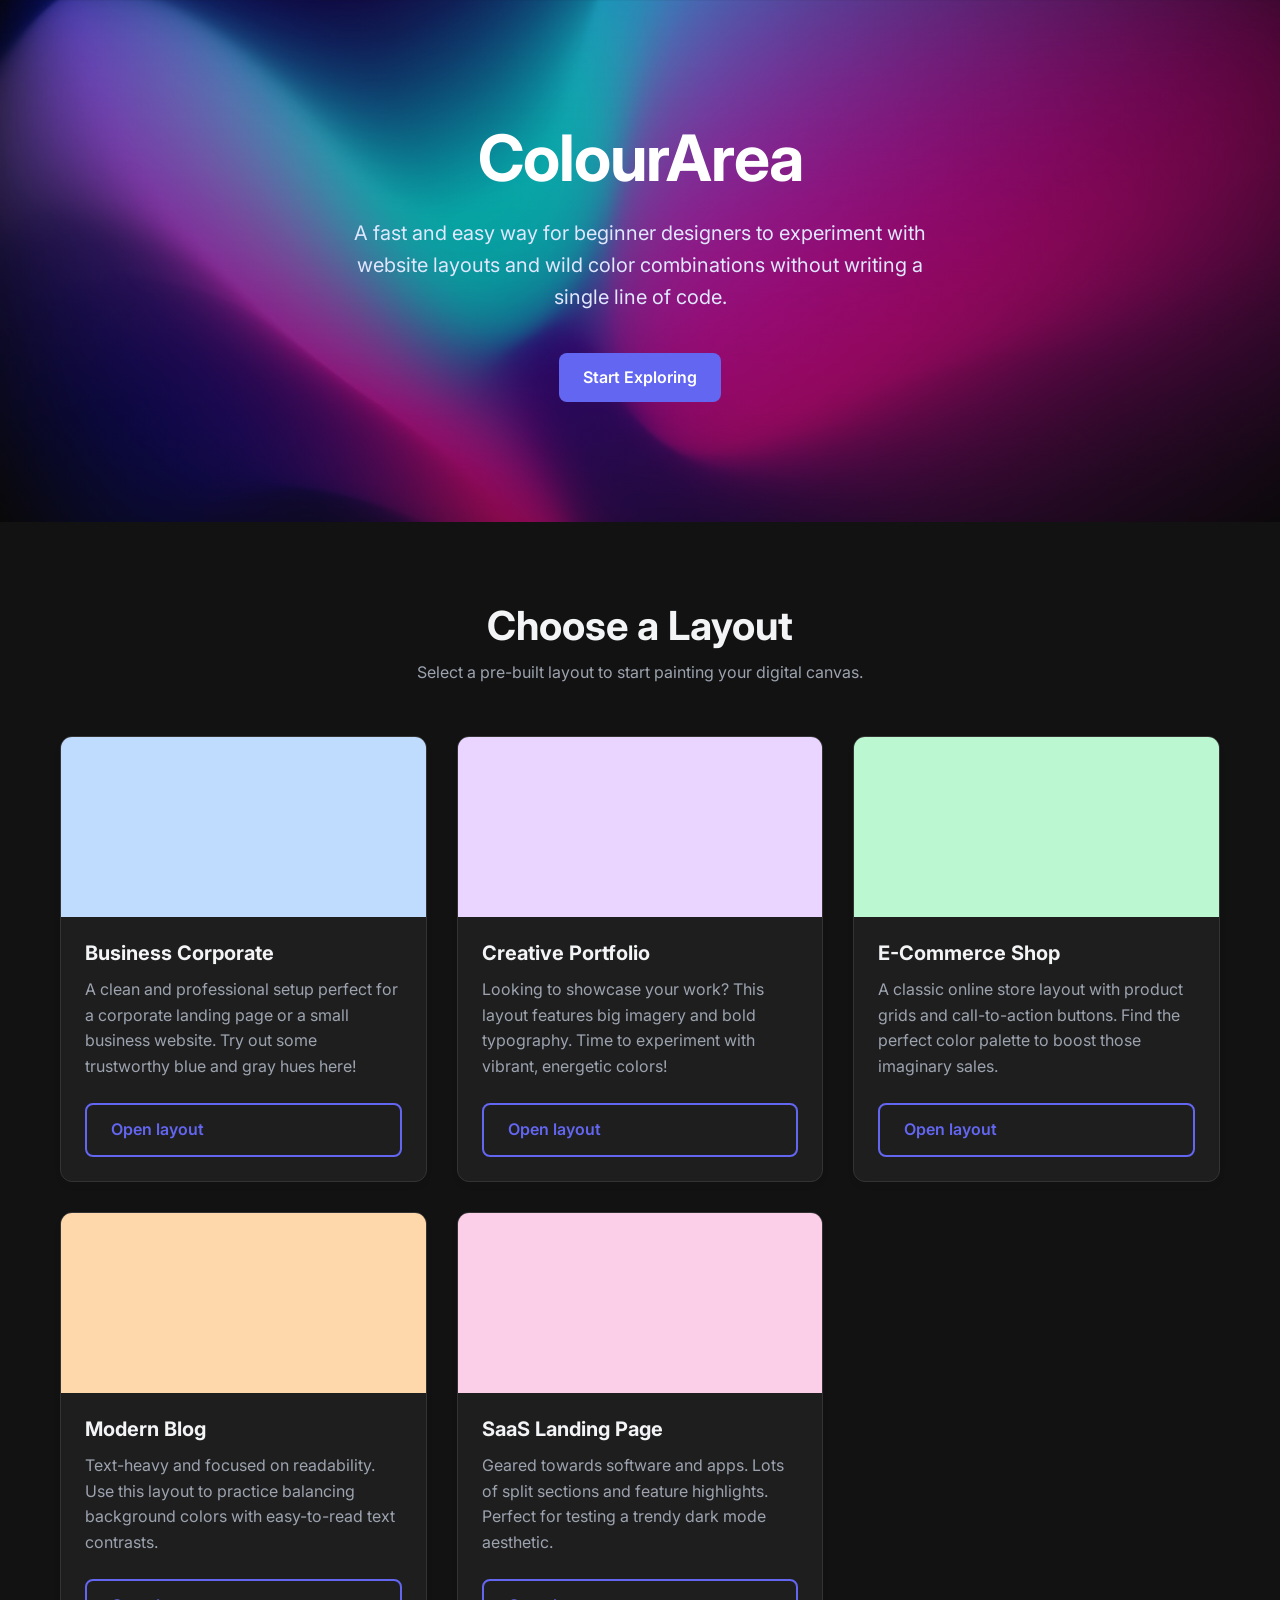
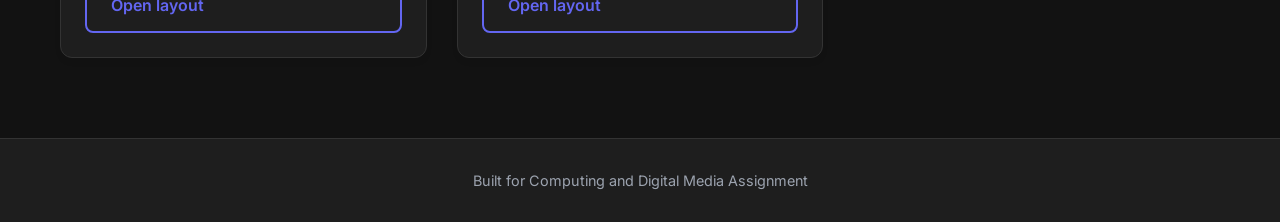
<file: index.html>
<!DOCTYPE html>
<html lang="en">

<head>
  <meta charset="UTF-8">
  <meta name="viewport" content="width=device-width, initial-scale=1.0">
  <title>ColourArea - Design Tool</title>
  <meta name="description"
    content="ColourArea: A simple design tool for experimenting with website layouts and color combinations.">
  <link rel="stylesheet" href="style.css">
  <link href="https://fonts.googleapis.com/css2?family=Inter:wght@400;500;600;700&display=swap" rel="stylesheet">
</head>

<body>

  <header class="hero">
    <div class="hero-content">
      <h1 class="hero-title">ColourArea</h1>
      <p class="hero-subtitle">
        A fast and easy way for beginner designers to experiment with website layouts and wild color combinations
        without writing a single line of code.
      </p>
      <a href="#layouts" class="btn btn-primary">Start Exploring</a>
    </div>
  </header>

  <main id="layouts" class="layouts-section">
    <div class="container">
      <h2 class="section-title">Choose a Layout</h2>
      <p class="section-description">Select a pre-built layout to start painting your digital canvas.</p>

      <div class="layouts-grid">

        <article class="layout-card">
          <div class="card-image bg-blue"></div>
          <div class="card-content">
            <h3 class="card-title">Business Corporate</h3>
            <p class="card-text">
              A clean and professional setup perfect for a corporate landing page or a small business website. Try out
              some trustworthy blue and gray hues here!
            </p>
            <a href="layout1.html" class="btn btn-outline">Open layout</a>
          </div>
        </article>

        <article class="layout-card">
          <div class="card-image bg-purple"></div>
          <div class="card-content">
            <h3 class="card-title">Creative Portfolio</h3>
            <p class="card-text">
              Looking to showcase your work? This layout features big imagery and bold typography. Time to experiment
              with vibrant, energetic colors!
            </p>
            <a href="layout2.html" class="btn btn-outline">Open layout</a>
          </div>
        </article>

        <article class="layout-card">
          <div class="card-image bg-green"></div>
          <div class="card-content">
            <h3 class="card-title">E-Commerce Shop</h3>
            <p class="card-text">
              A classic online store layout with product grids and call-to-action buttons. Find the perfect color
              palette to boost those imaginary sales.
            </p>
            <a href="layout3.html" class="btn btn-outline">Open layout</a>
          </div>
        </article>

        <article class="layout-card">
          <div class="card-image bg-orange"></div>
          <div class="card-content">
            <h3 class="card-title">Modern Blog</h3>
            <p class="card-text">
              Text-heavy and focused on readability. Use this layout to practice balancing background colors with
              easy-to-read text contrasts.
            </p>
            <a href="layout4.html" class="btn btn-outline">Open layout</a>
          </div>
        </article>

        <article class="layout-card">
          <div class="card-image bg-pink"></div>
          <div class="card-content">
            <h3 class="card-title">SaaS Landing Page</h3>
            <p class="card-text">
              Geared towards software and apps. Lots of split sections and feature highlights. Perfect for testing a
              trendy dark mode aesthetic.
            </p>
            <a href="layout5.html" class="btn btn-outline">Open layout</a>
          </div>
        </article>

      </div>
    </div>
  </main>

  <footer class="site-footer">
    <p>Built for Computing and Digital Media Assignment</p>
  </footer>

</body>

</html>
</file>
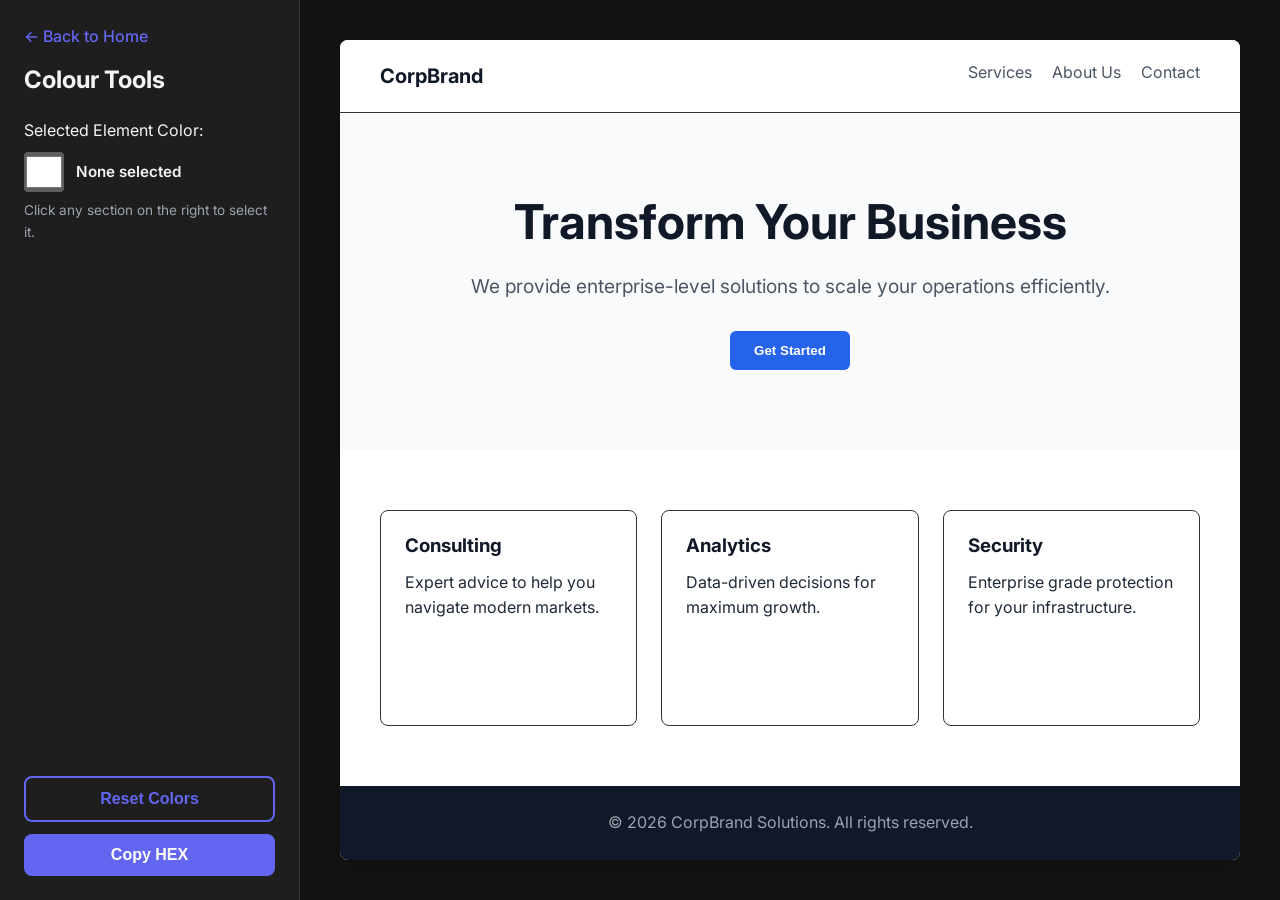
<file: layout1.html>
<!DOCTYPE html>
<html lang="en">
<head>
  <meta charset="UTF-8">
  <meta name="viewport" content="width=device-width, initial-scale=1.0">
  <title>Business Corporate - ColourArea</title>
  <link rel="stylesheet" href="style.css">
  <link href="https://fonts.googleapis.com/css2?family=Inter:wght@400;500;600;700&display=swap" rel="stylesheet">
</head>
<body class="layout-page">

  <aside class="sidebar-tools">
    <div class="tools-header">
      <a href="index.html" class="back-link">&larr; Back to Home</a>
      <h2>Colour Tools</h2>
    </div>
    
    <div class="tool-group">
      <label for="colorPicker">Selected Element Color:</label>
      <div class="picker-row">
        <input type="color" id="colorPicker" value="#ffffff" disabled>
        <span id="selectedElementName" class="selected-text">None selected</span>
      </div>
      <small class="instruction">Click any section on the right to select it.</small>
    </div>

    <div class="tool-actions">
      <button id="resetColorsBtn" class="btn btn-outline" disabled>Reset Colors</button>
      <button id="copyColorsBtn" class="btn btn-primary" disabled>Copy HEX</button>
    </div>
  </aside>

  <main class="layout-canvas">
    
    <div class="mock-website">
      
      <nav class="mock-nav colourable" data-element-name="Navigation Bar">
        <div class="mock-logo">CorpBrand</div>
        <ul class="mock-links">
          <li>Services</li>
          <li>About Us</li>
          <li>Contact</li>
        </ul>
      </nav>

      <header class="mock-hero colourable" data-element-name="Hero Section">
        <h1>Transform Your Business</h1>
        <p>We provide enterprise-level solutions to scale your operations efficiently.</p>
        <button class="mock-btn colourable" data-element-name="Hero Button">Get Started</button>
      </header>

      <section class="mock-services colourable" data-element-name="Services Background">
        <div class="mock-card colourable" data-element-name="Service Card 1">
          <h3>Consulting</h3>
          <p>Expert advice to help you navigate modern markets.</p>
        </div>
        <div class="mock-card colourable" data-element-name="Service Card 2">
          <h3>Analytics</h3>
          <p>Data-driven decisions for maximum growth.</p>
        </div>
        <div class="mock-card colourable" data-element-name="Service Card 3">
          <h3>Security</h3>
          <p>Enterprise grade protection for your infrastructure.</p>
        </div>
      </section>

      <footer class="mock-footer colourable" data-element-name="Footer">
        <p>&copy; 2026 CorpBrand Solutions. All rights reserved.</p>
      </footer>

    </div>

  </main>

  <script src="script.js"></script>
</body>
</html>
</file>
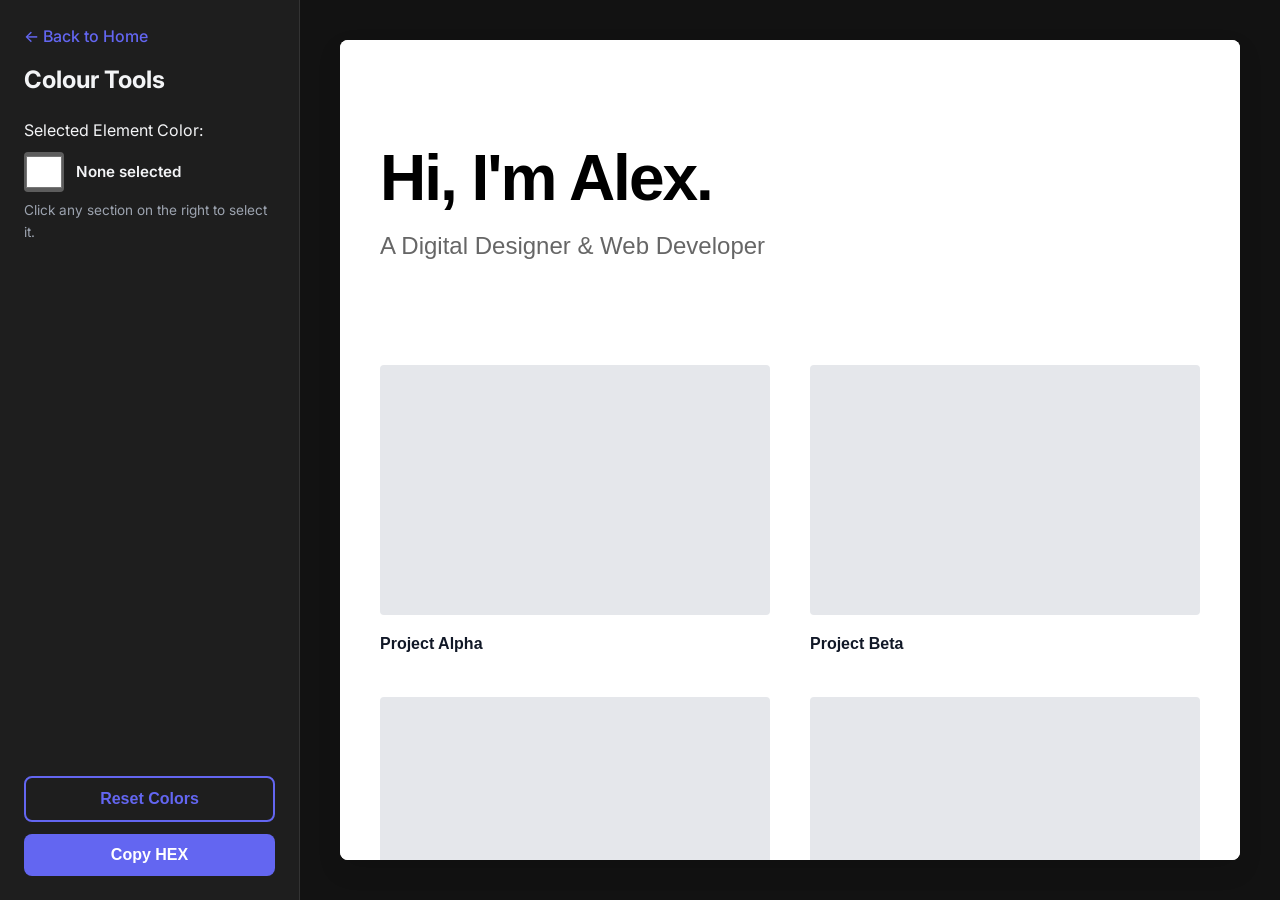
<file: layout2.html>
<!DOCTYPE html>
<html lang="en">
<head>
  <meta charset="UTF-8">
  <meta name="viewport" content="width=device-width, initial-scale=1.0">
  <title>Creative Portfolio - ColourArea</title>
  <link rel="stylesheet" href="style.css">
  <link href="https://fonts.googleapis.com/css2?family=Inter:wght@400;500;600;700&display=swap" rel="stylesheet">
</head>
<body class="layout-page">

  <aside class="sidebar-tools">
    <div class="tools-header">
      <a href="index.html" class="back-link">&larr; Back to Home</a>
      <h2>Colour Tools</h2>
    </div>
    
    <div class="tool-group">
      <label for="colorPicker">Selected Element Color:</label>
      <div class="picker-row">
        <input type="color" id="colorPicker" value="#ffffff" disabled>
        <span id="selectedElementName" class="selected-text">None selected</span>
      </div>
      <small class="instruction">Click any section on the right to select it.</small>
    </div>

    <div class="tool-actions">
      <button id="resetColorsBtn" class="btn btn-outline" disabled>Reset Colors</button>
      <button id="copyColorsBtn" class="btn btn-primary" disabled>Copy HEX</button>
    </div>
  </aside>

  <main class="layout-canvas">
    
    <div class="mock-website portfolio-theme">
      
      <header class="mock-header colourable" data-element-name="Header Area">
        <h1 class="mock-name">Hi, I'm Alex.</h1>
        <p class="mock-role">A Digital Designer & Web Developer</p>
      </header>

      <section class="mock-portfolio-grid colourable" data-element-name="Portfolio Background">
        <div class="mock-project colourable" data-element-name="Project 1">
          <div class="mock-image"></div>
          <h4>Project Alpha</h4>
        </div>
        <div class="mock-project colourable" data-element-name="Project 2">
          <div class="mock-image"></div>
          <h4>Project Beta</h4>
        </div>
        <div class="mock-project colourable" data-element-name="Project 3">
          <div class="mock-image"></div>
          <h4>Project Gamma</h4>
        </div>
        <div class="mock-project colourable" data-element-name="Project 4">
          <div class="mock-image"></div>
          <h4>Project Delta</h4>
        </div>
      </section>

      <footer class="mock-contact colourable" data-element-name="Contact Section">
        <h2>Let's work together!</h2>
        <button class="mock-btn colourable" data-element-name="Contact Button">Say Hello</button>
      </footer>

    </div>

  </main>

  <script src="script.js"></script>
</body>
</html>
</file>
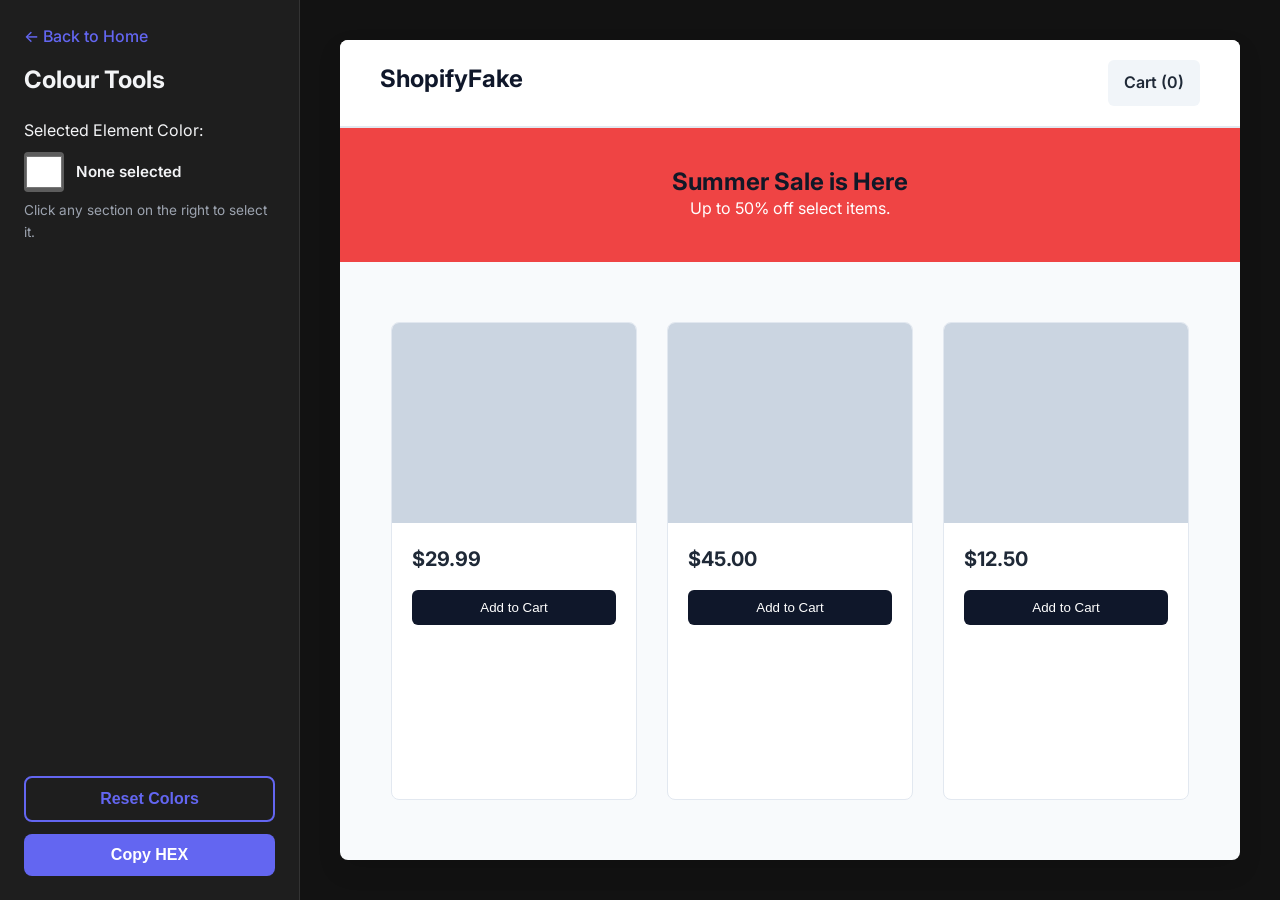
<file: layout3.html>
<!DOCTYPE html>
<html lang="en">
<head>
  <meta charset="UTF-8">
  <meta name="viewport" content="width=device-width, initial-scale=1.0">
  <title>E-Commerce Shop - ColourArea</title>
  <link rel="stylesheet" href="style.css">
  <link href="https://fonts.googleapis.com/css2?family=Inter:wght@400;500;600;700&display=swap" rel="stylesheet">
</head>
<body class="layout-page">

  <aside class="sidebar-tools">
    <div class="tools-header">
      <a href="index.html" class="back-link">&larr; Back to Home</a>
      <h2>Colour Tools</h2>
    </div>
    
    <div class="tool-group">
      <label for="colorPicker">Selected Element Color:</label>
      <div class="picker-row">
        <input type="color" id="colorPicker" value="#ffffff" disabled>
        <span id="selectedElementName" class="selected-text">None selected</span>
      </div>
      <small class="instruction">Click any section on the right to select it.</small>
    </div>

    <div class="tool-actions">
      <button id="resetColorsBtn" class="btn btn-outline" disabled>Reset Colors</button>
      <button id="copyColorsBtn" class="btn btn-primary" disabled>Copy HEX</button>
    </div>
  </aside>

  <main class="layout-canvas">
    
    <div class="mock-website shop-theme">
      
      <header class="shop-header colourable" data-element-name="Shop Header">
        <div class="shop-logo colourable" data-element-name="Shop Logo">ShopifyFake</div>
        <div class="shop-cart colourable" data-element-name="Cart Button">Cart (0)</div>
      </header>

      <div class="shop-promo colourable" data-element-name="Promo Banner">
        <h2>Summer Sale is Here</h2>
        <p>Up to 50% off select items.</p>
      </div>

      <section class="shop-grid colourable" data-element-name="Product Grid Area">
        <div class="shop-item colourable" data-element-name="Product Item 1">
          <div class="shop-img"></div>
          <div class="shop-info">
            <span class="shop-price">$29.99</span>
            <button class="shop-btn colourable" data-element-name="Buy Button 1">Add to Cart</button>
          </div>
        </div>
        <div class="shop-item colourable" data-element-name="Product Item 2">
          <div class="shop-img"></div>
          <div class="shop-info">
            <span class="shop-price">$45.00</span>
            <button class="shop-btn colourable" data-element-name="Buy Button 2">Add to Cart</button>
          </div>
        </div>
        <div class="shop-item colourable" data-element-name="Product Item 3">
          <div class="shop-img"></div>
          <div class="shop-info">
            <span class="shop-price">$12.50</span>
            <button class="shop-btn colourable" data-element-name="Buy Button 3">Add to Cart</button>
          </div>
        </div>
      </section>

    </div>

  </main>

  <script src="script.js"></script>
</body>
</html>
</file>
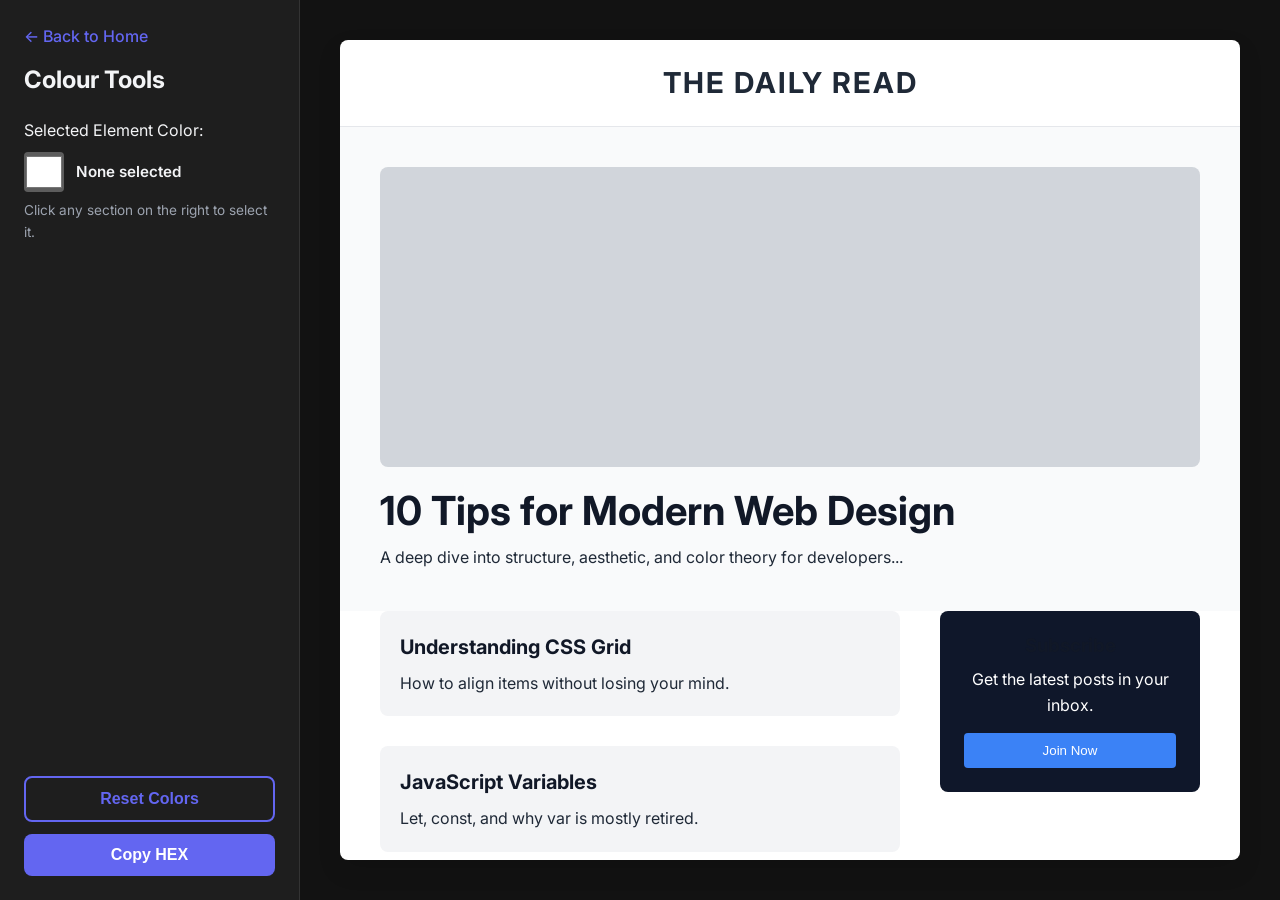
<file: layout4.html>
<!DOCTYPE html>
<html lang="en">
<head>
  <meta charset="UTF-8">
  <meta name="viewport" content="width=device-width, initial-scale=1.0">
  <title>Modern Blog - ColourArea</title>
  <link rel="stylesheet" href="style.css">
  <link href="https://fonts.googleapis.com/css2?family=Inter:wght@400;500;600;700&display=swap" rel="stylesheet">
</head>
<body class="layout-page">

  <aside class="sidebar-tools">
    <div class="tools-header">
      <a href="index.html" class="back-link">&larr; Back to Home</a>
      <h2>Colour Tools</h2>
    </div>
    
    <div class="tool-group">
      <label for="colorPicker">Selected Element Color:</label>
      <div class="picker-row">
        <input type="color" id="colorPicker" value="#ffffff" disabled>
        <span id="selectedElementName" class="selected-text">None selected</span>
      </div>
      <small class="instruction">Click any section on the right to select it.</small>
    </div>

    <div class="tool-actions">
      <button id="resetColorsBtn" class="btn btn-outline" disabled>Reset Colors</button>
      <button id="copyColorsBtn" class="btn btn-primary" disabled>Copy HEX</button>
    </div>
  </aside>

  <main class="layout-canvas">
    <div class="mock-website blog-theme">
      
      <nav class="blog-nav colourable" data-element-name="Blog Navigation">
        <span class="blog-title">The Daily Read</span>
      </nav>

      <article class="blog-featured colourable" data-element-name="Featured Post Area">
        <div class="blog-img-large"></div>
        <h2 class="blog-headline colourable" data-element-name="Featured Headline">10 Tips for Modern Web Design</h2>
        <p>A deep dive into structure, aesthetic, and color theory for developers...</p>
      </article>

      <div class="blog-layout">
        <section class="blog-feed colourable" data-element-name="Blog Feed Area">
          <div class="blog-post colourable" data-element-name="Post 1">
            <h4>Understanding CSS Grid</h4>
            <p>How to align items without losing your mind.</p>
          </div>
          <div class="blog-post colourable" data-element-name="Post 2">
            <h4>JavaScript Variables</h4>
            <p>Let, const, and why var is mostly retired.</p>
          </div>
        </section>

        <aside class="blog-sidebar colourable" data-element-name="Blog Sidebar">
          <div class="blog-widget colourable" data-element-name="Sidebar Widget">
            <h3>Subscribe</h3>
            <p>Get the latest posts in your inbox.</p>
            <button class="blog-sub-btn colourable" data-element-name="Subscribe Button">Join Now</button>
          </div>
        </aside>
      </div>

    </div>
  </main>

  <script src="script.js"></script>
</body>
</html>
</file>
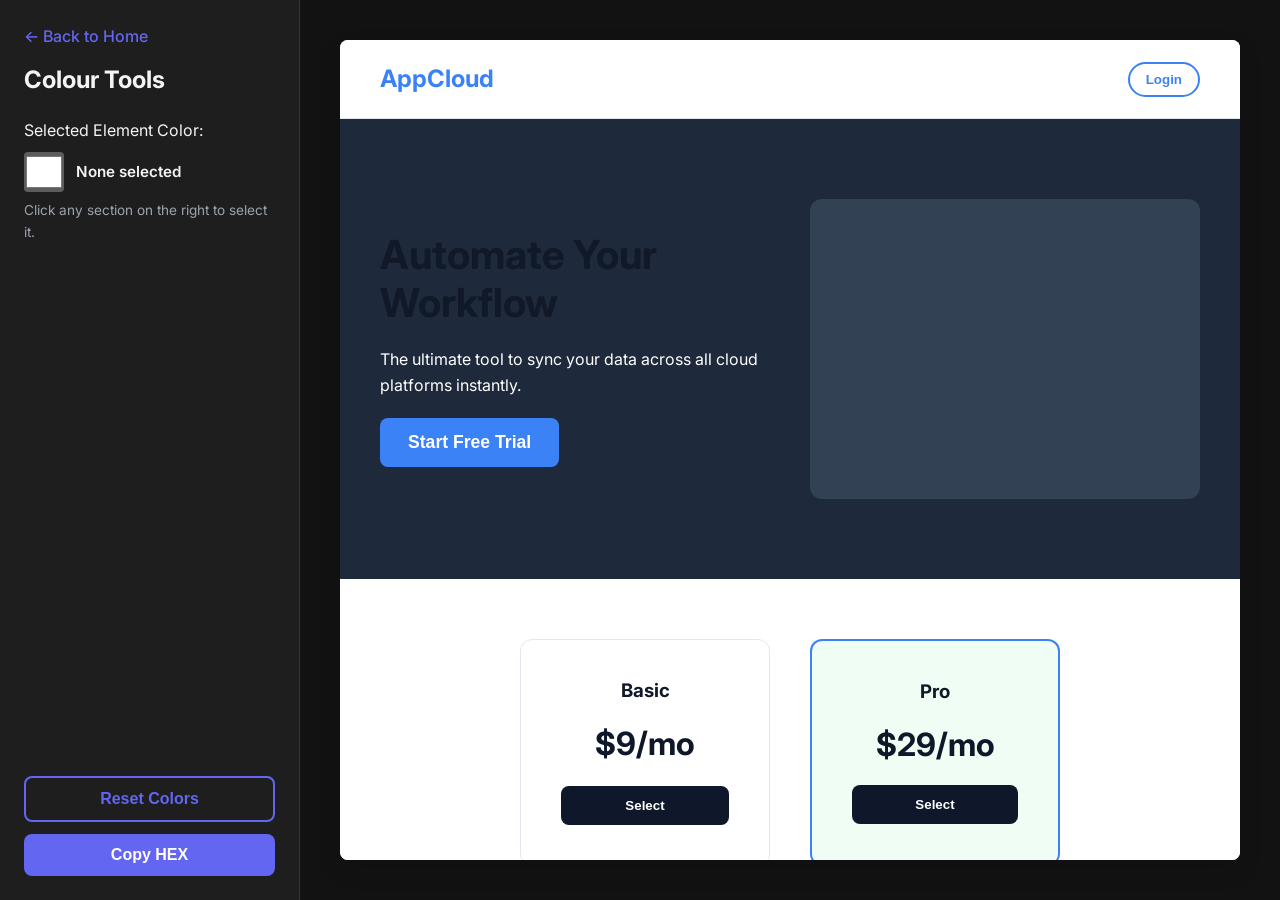
<file: layout5.html>
<!DOCTYPE html>
<html lang="en">
<head>
  <meta charset="UTF-8">
  <meta name="viewport" content="width=device-width, initial-scale=1.0">
  <title>SaaS Landing Page - ColourArea</title>
  <link rel="stylesheet" href="style.css">
  <link href="https://fonts.googleapis.com/css2?family=Inter:wght@400;500;600;700&display=swap" rel="stylesheet">
</head>
<body class="layout-page">

  <aside class="sidebar-tools">
    <div class="tools-header">
      <a href="index.html" class="back-link">&larr; Back to Home</a>
      <h2>Colour Tools</h2>
    </div>
    
    <div class="tool-group">
      <label for="colorPicker">Selected Element Color:</label>
      <div class="picker-row">
        <input type="color" id="colorPicker" value="#ffffff" disabled>
        <span id="selectedElementName" class="selected-text">None selected</span>
      </div>
      <small class="instruction">Click any section on the right to select it.</small>
    </div>

    <div class="tool-actions">
      <button id="resetColorsBtn" class="btn btn-outline" disabled>Reset Colors</button>
      <button id="copyColorsBtn" class="btn btn-primary" disabled>Copy HEX</button>
    </div>
  </aside>

  <main class="layout-canvas">
    
    <div class="mock-website saas-theme">
      
      <nav class="saas-nav colourable" data-element-name="SaaS Sticky Nav">
        <span>AppCloud</span>
        <button class="saas-nav-btn colourable" data-element-name="Login Button">Login</button>
      </nav>

      <section class="saas-hero colourable" data-element-name="SaaS Hero Area">
        <div class="saas-hero-text">
          <h1>Automate Your Workflow</h1>
          <p>The ultimate tool to sync your data across all cloud platforms instantly.</p>
          <button class="saas-hero-btn colourable" data-element-name="Main CTA Button">Start Free Trial</button>
        </div>
        <div class="saas-hero-placeholder colourable" data-element-name="App Image Placeholder">
        </div>
      </section>

      <section class="saas-pricing colourable" data-element-name="Pricing Area">
        <div class="pricing-card colourable" data-element-name="Basic Plan Card">
          <h3>Basic</h3>
          <span class="price">$9/mo</span>
          <button class="plan-btn colourable" data-element-name="Basic Button">Select</button>
        </div>
        <div class="pricing-card premium colourable" data-element-name="Pro Plan Card">
          <h3>Pro</h3>
          <span class="price">$29/mo</span>
          <button class="plan-btn colourable" data-element-name="Pro Button">Select</button>
        </div>
      </section>

    </div>

  </main>

  <script src="script.js"></script>
</body>
</html>
</file>
<file: style.css>
:root {
  --primary-color: #6366f1;
  --primary-hover: #4f46e5;
  --text-main: #f3f4f6;
  --text-muted: #9ca3af;
  --bg-color: #121212;
  --card-bg: #1e1e1e;
  --border-color: #333333;
}

* {
  box-sizing: border-box;
  margin: 0;
  padding: 0;
}

body {
  font-family: 'Inter', sans-serif;
  color: var(--text-main);
  background-color: var(--bg-color);
  line-height: 1.6;
}

h1,
h2,
h3 {
  color: var(--text-main);
  line-height: 1.2;
}

a {
  text-decoration: none;
}

.container {
  max-width: 1200px;
  margin: 0 auto;
  padding: 0 20px;
}

.hero {
  background: linear-gradient(135deg, #1e1b4b, #4338ca);
  background-image:
    linear-gradient(rgba(18, 18, 18, 0.3), rgba(18, 18, 18, 0.5)),
    url('hero-background.jpg');
  background-size: cover;
  background-position: center;
  color: white;
  text-align: center;
  padding: 120px 20px;
}

.hero-title {
  font-size: 4rem;
  font-weight: 700;
  margin-bottom: 20px;
  color: white;
  letter-spacing: -1px;
}

.hero-subtitle {
  font-size: 1.25rem;
  max-width: 600px;
  margin: 0 auto 40px auto;
  color: #e0e7ff;
}

.btn {
  display: inline-block;
  padding: 12px 24px;
  border-radius: 8px;
  font-weight: 600;
  transition: all 0.3s ease;
  cursor: pointer;
  border: none;
  font-size: 1rem;
}

.btn-primary {
  background-color: var(--primary-color);
  color: white;
}

.btn-primary:hover {
  background-color: var(--primary-hover);
  transform: translateY(-2px);
  box-shadow: 0 4px 6px rgba(0, 0, 0, 0.3);
}

.btn-outline {
  background-color: transparent;
  color: var(--primary-color);
  border: 2px solid var(--primary-color);
}

.btn-outline:hover {
  background-color: var(--primary-color);
  color: white;
}

.layouts-section {
  padding: 80px 0;
}

.section-title {
  font-size: 2.5rem;
  text-align: center;
  margin-bottom: 10px;
}

.section-description {
  text-align: center;
  color: var(--text-muted);
  margin-bottom: 50px;
}

.layouts-grid {
  display: grid;
  grid-template-columns: repeat(auto-fit, minmax(320px, 1fr));
  gap: 30px;
}

.layout-card {
  background-color: var(--card-bg);
  border-radius: 12px;
  overflow: hidden;
  box-shadow: 0 4px 6px rgba(0, 0, 0, 0.05);
  transition: transform 0.3s ease, box-shadow 0.3s ease;
  border: 1px solid var(--border-color);
  display: flex;
  flex-direction: column;
}

.layout-card:hover {
  transform: translateY(-5px);
  box-shadow: 0 10px 15px rgba(0, 0, 0, 0.1);
}

.card-image {
  height: 180px;
  width: 100%;
}

.bg-blue {
  background-color: #bfdbfe;
}

.bg-purple {
  background-color: #e9d5ff;
}

.bg-green {
  background-color: #bbf7d0;
}

.bg-orange {
  background-color: #fed7aa;
}

.bg-pink {
  background-color: #fbcfe8;
}

.card-content {
  padding: 24px;
  display: flex;
  flex-direction: column;
  flex-grow: 1;
}

.card-title {
  font-size: 1.25rem;
  margin-bottom: 12px;
}

.card-text {
  color: var(--text-muted);
  margin-bottom: 24px;
  flex-grow: 1;
}

.site-footer {
  text-align: center;
  padding: 30px 20px;
  background-color: var(--card-bg);
  border-top: 1px solid var(--border-color);
  color: var(--text-muted);
  font-size: 0.9rem;
}

.layout-page {
  display: flex;
  height: 100vh;
  overflow: hidden;
}

.sidebar-tools {
  width: 300px;
  background-color: var(--card-bg);
  border-right: 1px solid var(--border-color);
  padding: 24px;
  display: flex;
  flex-direction: column;
  gap: 24px;
  z-index: 10;
}

.tools-header h2 {
  font-size: 1.5rem;
  margin-top: 16px;
}

.back-link {
  color: var(--primary-color);
  font-weight: 500;
  display: inline-block;
}

.tool-group {
  display: flex;
  flex-direction: column;
  gap: 8px;
}

.picker-row {
  display: flex;
  align-items: center;
  gap: 12px;
}

input[type="color"] {
  width: 40px;
  height: 40px;
  padding: 0;
  border: none;
  border-radius: 4px;
  cursor: pointer;
}

.selected-text {
  font-weight: 600;
  font-size: 0.95rem;
}

.instruction {
  color: var(--text-muted);
  font-size: 0.85rem;
}

.tool-actions {
  display: flex;
  flex-direction: column;
  gap: 12px;
  margin-top: auto;
}

.tool-actions .btn {
  width: 100%;
}

.layout-canvas {
  flex-grow: 1;
  background-color: var(--bg-color);
  overflow-y: auto;
  padding: 40px;
  display: flex;
  justify-content: center;
}

.mock-website {
  background-color: white;
  color: #1f2937; /* Reset text color for white background */
  width: 100%;
  max-width: 900px;
  border-radius: 8px;
  box-shadow: 0 10px 25px rgba(0,0,0,0.1);
  overflow: hidden;
  min-height: 800px;
  display: flex;
  flex-direction: column;
}

.mock-website h1,
.mock-website h2,
.mock-website h3,
.mock-website h4,
.mock-website h5,
.mock-website h6 {
  color: #111827; /* Reset heading colors */
}

.colourable {
  transition: outline 0.2s ease;
  outline: 2px solid transparent;
}

.colourable:hover {
  outline: 2px dashed var(--primary-color);
  cursor: pointer;
}

.colourable.selected-element {
  outline: 3px solid var(--primary-color);
  z-index: 5;
  position: relative;
}

.mock-nav {
  display: flex;
  justify-content: space-between;
  padding: 20px 40px;
  background-color: white;
  border-bottom: 1px solid var(--border-color);
}

.mock-logo {
  font-weight: 700;
  font-size: 1.25rem;
  color: #111827;
}

.mock-links {
  display: flex;
  list-style: none;
  gap: 20px;
  color: #4b5563;
}

.mock-hero {
  padding: 80px 40px;
  text-align: center;
  background-color: #f9fafb;
}

.mock-hero h1 {
  font-size: 3rem;
  margin-bottom: 20px;
  color: #111827;
}

.mock-hero p {
  font-size: 1.2rem;
  color: #4b5563;
  margin-bottom: 30px;
}

.mock-btn {
  padding: 12px 24px;
  background-color: #2563eb;
  color: white;
  border: none;
  border-radius: 6px;
  font-weight: 600;
  cursor: pointer;
}

.mock-services {
  padding: 60px 40px;
  display: grid;
  grid-template-columns: repeat(3, 1fr);
  gap: 24px;
  background-color: white;
  flex-grow: 1;
}

.mock-card {
  padding: 24px;
  border: 1px solid var(--border-color);
  border-radius: 8px;
  background-color: white;
}

.mock-card h3 {
  margin-bottom: 12px;
}

.mock-footer {
  text-align: center;
  padding: 24px;
  background-color: #111827;
  color: #9ca3af;
}

.portfolio-theme {
  font-family: 'Helvetica Neue', Helvetica, Arial, sans-serif;
}

.portfolio-theme .mock-header {
  padding: 100px 40px;
  background-color: white;
}

.portfolio-theme .mock-name {
  font-size: 4rem;
  letter-spacing: -2px;
  margin-bottom: 10px;
  color: #000;
}

.portfolio-theme .mock-role {
  font-size: 1.5rem;
  color: #666;
}

.mock-portfolio-grid {
  padding: 0 40px 60px 40px;
  display: grid;
  grid-template-columns: repeat(2, 1fr);
  gap: 40px;
  background-color: white;
  flex-grow: 1;
}

.mock-project {
  display: flex;
  flex-direction: column;
  gap: 16px;
}

.mock-image {
  background-color: #e5e7eb;
  height: 250px;
  border-radius: 4px;
  width: 100%;
}

.portfolio-theme .mock-contact {
  padding: 60px 40px;
  background-color: #111;
  color: white;
  text-align: center;
  display: flex;
  flex-direction: column;
  align-items: center;
  gap: 20px;
}

.portfolio-theme .mock-btn {
  background-color: white;
  color: black;
}

/* --- Layout 3: E-Commerce Shop --- */
.shop-theme {
  background-color: #f8fafc;
}
.shop-header {
  display: flex;
  justify-content: space-between;
  padding: 20px 40px;
  background-color: white;
  border-bottom: 2px solid #e2e8f0;
}
.shop-logo { font-size: 1.5rem; font-weight: 700; color: #0f172a; }
.shop-cart { font-weight: 600; padding: 10px 16px; background: #f1f5f9; border-radius: 6px; }
.shop-promo {
  background-color: #ef4444;
  color: white;
  text-align: center;
  padding: 40px 20px;
}
.shop-grid {
  display: flex;
  justify-content: center;
  gap: 30px;
  padding: 60px 40px;
  flex-grow: 1;
}
.shop-item {
  background: white;
  border: 1px solid #e2e8f0;
  border-radius: 8px;
  overflow: hidden;
  width: 30%;
}
.shop-img {
  background-color: #cbd5e1;
  height: 200px;
}
.shop-info {
  padding: 20px;
  display: flex;
  flex-direction: column;
  gap: 15px;
}
.shop-price { font-size: 1.25rem; font-weight: 700; }
.shop-btn { padding: 10px; background-color: #0f172a; color: white; border: none; border-radius: 6px; cursor: pointer; }

/* --- Layout 4: Modern Blog --- */
.blog-theme {
  background-color: white;
}
.blog-nav {
  padding: 20px 40px;
  border-bottom: 1px solid #e5e7eb;
  text-align: center;
}
.blog-title { font-size: 1.8rem; font-weight: 700; letter-spacing: 2px; text-transform: uppercase; }
.blog-featured {
  padding: 40px;
  background-color: #f9fafb;
}
.blog-img-large { height: 300px; background-color: #d1d5db; margin-bottom: 20px; border-radius: 8px; }
.blog-headline { font-size: 2.5rem; margin-bottom: 10px; }
.blog-layout {
  display: flex;
  padding: 0 40px 40px 40px;
  gap: 40px;
  flex-grow: 1;
}
.blog-feed { flex: 2; display: flex; flex-direction: column; gap: 30px; }
.blog-post { padding: 20px; background-color: #f3f4f6; border-radius: 8px; }
.blog-post h4 { font-size: 1.25rem; margin-bottom: 8px; }
.blog-sidebar { flex: 1; }
.blog-widget { padding: 24px; background-color: #0f172a; color: white; border-radius: 8px; text-align: center; }
.blog-widget h3 { margin-bottom: 10px; }
.blog-sub-btn { margin-top: 15px; padding: 10px 20px; background-color: #3b82f6; color: white; border: none; border-radius: 4px; width: 100%; cursor: pointer;}

/* --- Layout 5: SaaS Landing Page --- */
.saas-theme {
  background-color: #f8fafc;
}
.saas-nav {
  display: flex;
  justify-content: space-between;
  align-items: center;
  padding: 20px 40px;
  background-color: white;
  border-bottom: 1px solid #e2e8f0;
}
.saas-nav span { font-size: 1.5rem; font-weight: 700; color: #3b82f6; }
.saas-nav-btn { padding: 8px 16px; background: transparent; border: 2px solid #3b82f6; color: #3b82f6; border-radius: 20px; font-weight: 600; cursor: pointer;}
.saas-hero {
  display: flex;
  padding: 80px 40px;
  background-color: #1e293b;
  color: white;
  align-items: center;
  gap: 40px;
}
.saas-hero-text { flex: 1; display: flex; flex-direction: column; gap: 20px; align-items: flex-start; }
.saas-hero-text h1 { font-size: 2.5rem; line-height: 1.2; }
.saas-hero-btn { padding: 14px 28px; background-color: #3b82f6; color: white; border: none; border-radius: 8px; font-weight: 700; font-size: 1.1rem; cursor: pointer; }
.saas-hero-placeholder { flex: 1; height: 300px; background-color: #334155; border-radius: 12px; }
.saas-pricing {
  padding: 60px 40px;
  display: flex;
  justify-content: center;
  gap: 40px;
  background-color: white;
  flex-grow: 1;
}
.pricing-card {
  padding: 40px;
  border: 1px solid #e2e8f0;
  border-radius: 12px;
  background-color: white;
  text-align: center;
  width: 250px;
  display: flex;
  flex-direction: column;
  gap: 15px;
}
.pricing-card.premium {
  border: 2px solid #3b82f6;
  background-color: #f0fdf4;
}
.pricing-card .price { font-size: 2rem; font-weight: 700; color: #0f172a; }
.plan-btn { padding: 12px; background-color: #0f172a; color: white; border: none; border-radius: 8px; font-weight: 600; cursor: pointer; margin-top: auto; }
</file>
